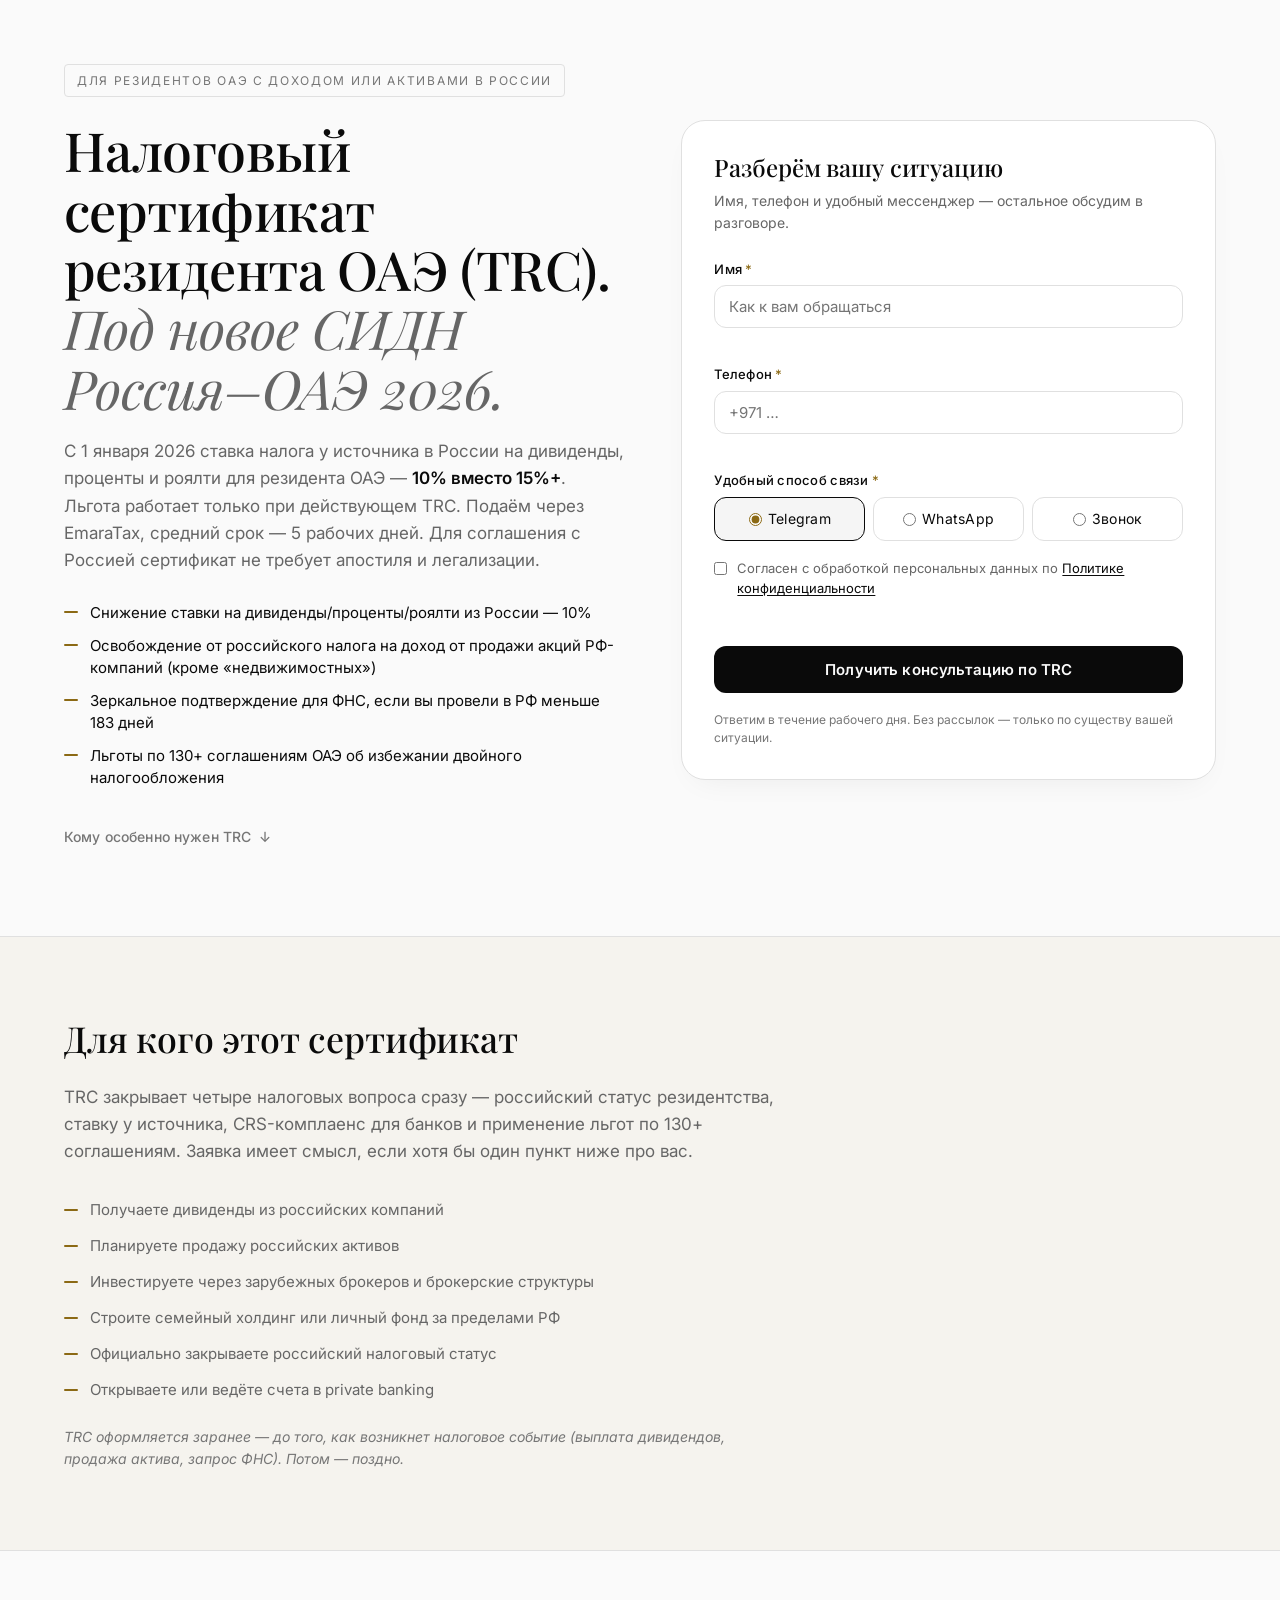
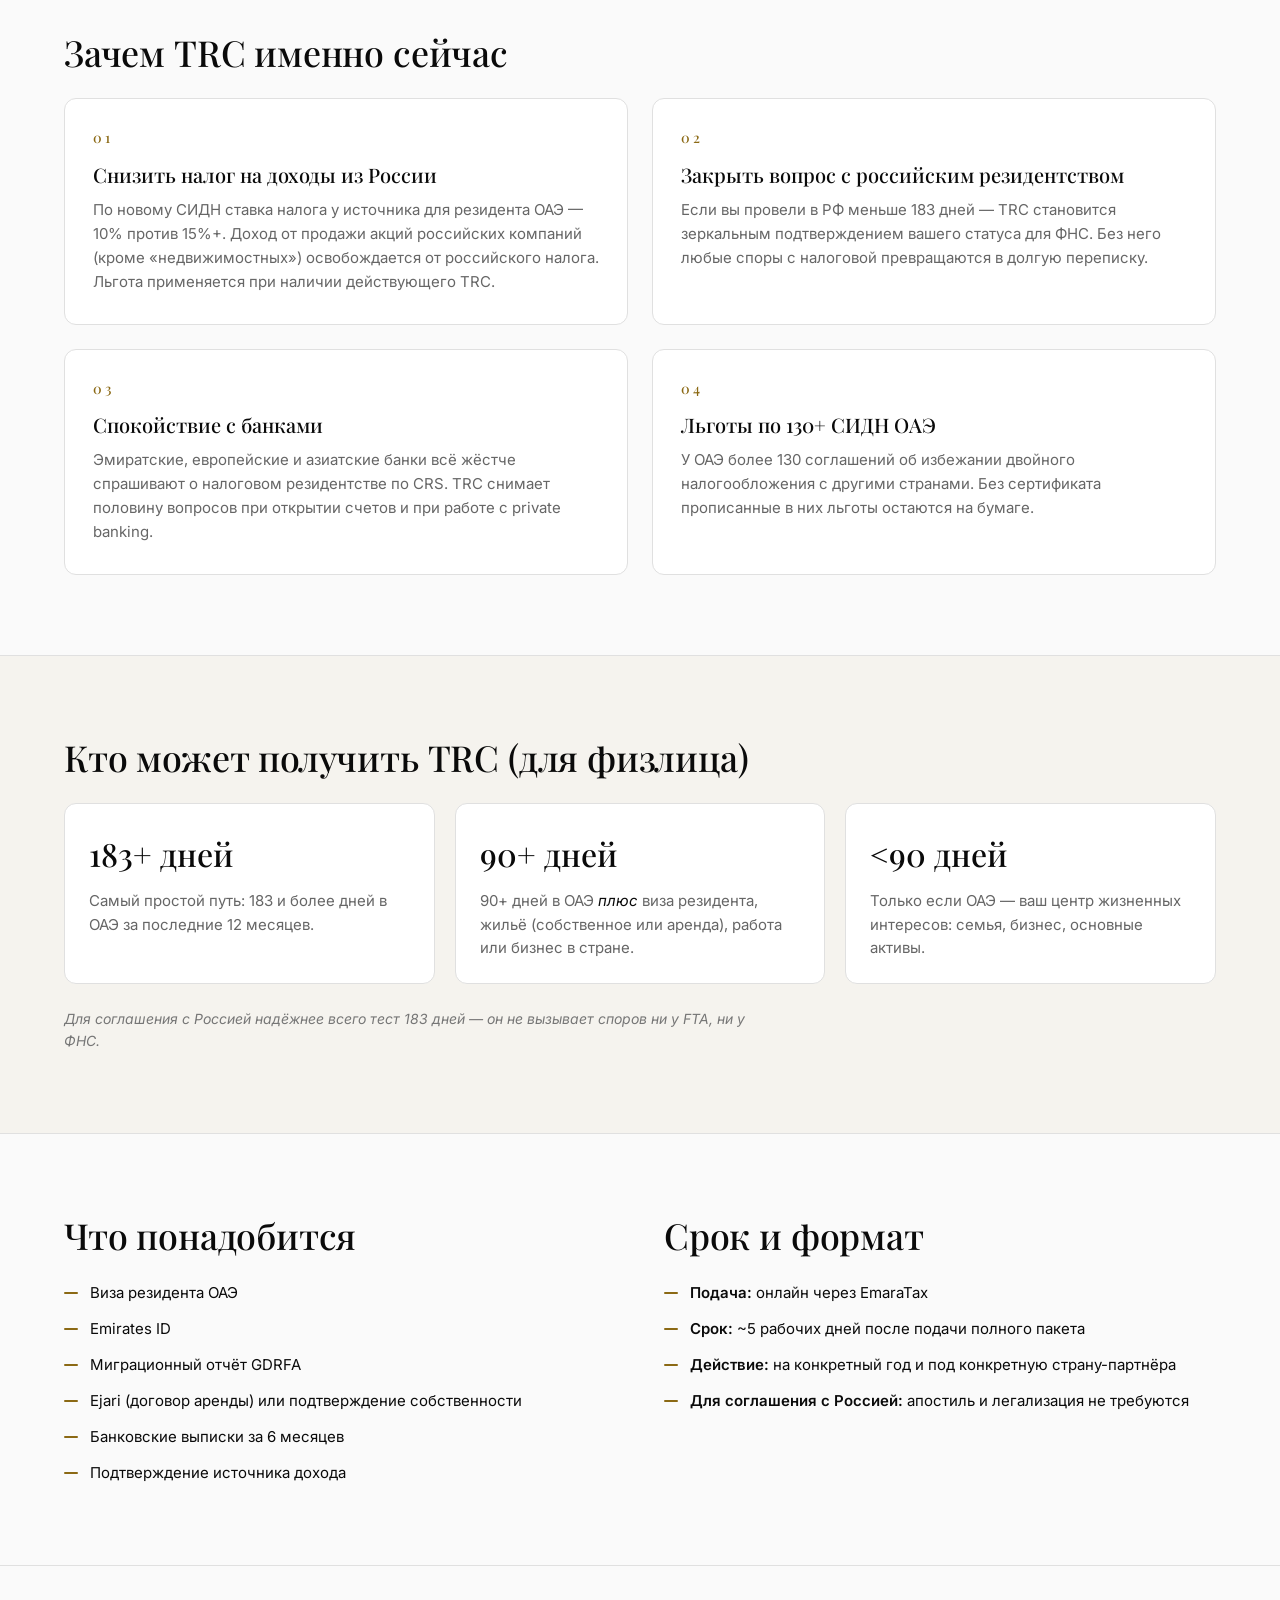
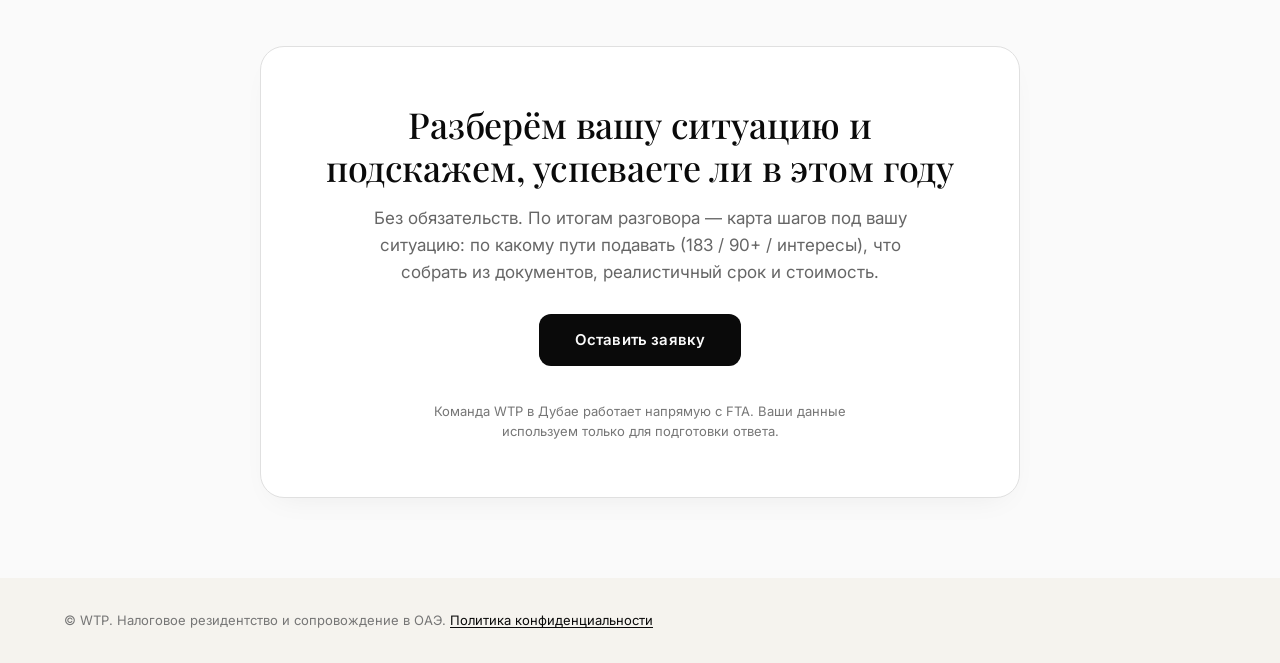
<file: index.html>
<!doctype html>
<html lang="ru">
<head>
    <meta charset="utf-8" />
    <meta name="viewport" content="width=device-width, initial-scale=1, maximum-scale=5" />
    <meta name="theme-color" content="#FAFAFA" />

    <title>Налоговый сертификат резидента ОАЭ (TRC) — оформление под СИДН 2026</title>
    <meta name="description" content="Оформление TRC от FTA ОАЭ под новое СИДН Россия–ОАЭ 2026: ставка 10% вместо 15%+, требования и пакет документов. Срок подачи ~5 рабочих дней. Апостиль не нужен." />
    <meta name="keywords" content="TRC ОАЭ, налоговый сертификат резидента ОАЭ, FTA, СИДН Россия ОАЭ 2026, налоговое резидентство, дивиденды, ФНС" />

    <meta property="og:type" content="website" />
    <meta property="og:title" content="Налоговый сертификат резидента ОАЭ (TRC) — под СИДН 2026" />
    <meta property="og:description" content="Ставка налога у источника на дивиденды/проценты/роялти из России для резидента ОАЭ — 10% вместо 15%+. Льгота работает только при действующем TRC." />
    <meta property="og:url" content="https://trc.wtp.ae/" />
    <meta property="og:image" content="https://trc.wtp.ae/public/og-image.png" />

    <meta name="twitter:card" content="summary_large_image" />
    <meta name="twitter:title" content="TRC ОАЭ — под СИДН Россия–ОАЭ 2026" />
    <meta name="twitter:description" content="10% вместо 15%+ на доходы из РФ при действующем TRC. Срок подачи ~5 рабочих дней." />
    <meta name="twitter:image" content="https://trc.wtp.ae/public/og-image.png" />

    <link rel="icon" href="public/favicon.svg" type="image/svg+xml" />
    <link rel="alternate icon" href="public/favicon.ico" />

    <link rel="preconnect" href="https://fonts.googleapis.com" />
    <link rel="preconnect" href="https://fonts.gstatic.com" crossorigin />
    <link href="https://fonts.googleapis.com/css2?family=Inter:wght@400;500;600;700&family=Playfair+Display:ital,wght@0,500;1,500&display=swap" rel="stylesheet" />

    <link rel="stylesheet" href="styles.css" />
</head>
<body>
    <!-- HERO -->
    <section class="hero">
        <div class="container">
            <div class="hero-grid">
                <div class="hero-copy">
                    <span class="eyebrow">Для резидентов ОАЭ с доходом или активами в России</span>
                    <h1>
                        Налоговый сертификат резидента ОАЭ (TRC).<br />
                        <em>Под новое СИДН Россия–ОАЭ 2026.</em>
                    </h1>
                    <p class="subhead">
                        С 1 января 2026 ставка налога у источника в России на дивиденды,
                        проценты и роялти для резидента ОАЭ — <strong>10% вместо 15%+</strong>.
                        Льгота работает только при действующем TRC. Подаём через EmaraTax,
                        средний срок — 5 рабочих дней. Для соглашения с Россией сертификат
                        не требует апостиля и легализации.
                    </p>
                    <ul class="hero-bullets">
                        <li>Снижение ставки на дивиденды/проценты/роялти из России — 10%</li>
                        <li>Освобождение от российского налога на доход от продажи акций РФ-компаний (кроме «недвижимостных»)</li>
                        <li>Зеркальное подтверждение для ФНС, если вы провели в РФ меньше 183 дней</li>
                        <li>Льготы по 130+ соглашениям ОАЭ об избежании двойного налогообложения</li>
                    </ul>
                    <a href="#audience" class="hero-scroll-hint">
                        Кому особенно нужен TRC <span aria-hidden="true">↓</span>
                    </a>
                </div>

                <aside class="hero-form-wrap" id="lead-form">
                    <div class="form-card">
                        <h2 class="form-title">Разберём вашу ситуацию</h2>
                        <p class="form-sub">
                            Имя, телефон и удобный мессенджер — остальное обсудим в разговоре.
                        </p>

                        <form id="trc-form" data-trc-form novalidate>
                            <input type="text" name="website" class="honeypot" tabindex="-1" autocomplete="off" aria-hidden="true" />

                            <div class="form-field">
                                <label for="name">Имя <span class="required">*</span></label>
                                <input type="text" id="name" name="name" autocomplete="given-name" placeholder="Как к вам обращаться" required minlength="2" maxlength="100" />
                                <span class="form-error" data-error="name"></span>
                            </div>

                            <div class="form-field">
                                <label for="phone">Телефон <span class="required">*</span></label>
                                <input type="tel" id="phone" name="phone" autocomplete="tel" inputmode="tel" placeholder="+971 …" required minlength="7" maxlength="20" />
                                <span class="form-error" data-error="phone"></span>
                            </div>

                            <div class="form-field">
                                <span class="form-label-group">Удобный способ связи <span class="required">*</span></span>
                                <div class="messenger-group" role="radiogroup" aria-label="Способ связи">
                                    <label class="messenger-option">
                                        <input type="radio" name="messenger" value="telegram" checked />
                                        <span>Telegram</span>
                                    </label>
                                    <label class="messenger-option">
                                        <input type="radio" name="messenger" value="whatsapp" />
                                        <span>WhatsApp</span>
                                    </label>
                                    <label class="messenger-option">
                                        <input type="radio" name="messenger" value="phone" />
                                        <span>Звонок</span>
                                    </label>
                                </div>
                            </div>

                            <label class="consent">
                                <input type="checkbox" name="consent" required />
                                <span>Согласен с обработкой персональных данных по <a href="privacy.html">Политике конфиденциальности</a></span>
                            </label>
                            <span class="form-error" data-error="consent"></span>

                            <div class="form-alert form-alert--success" data-alert="success" hidden>
                                Заявка получена. Свяжемся с вами в ближайшее рабочее время.
                            </div>
                            <div class="form-alert form-alert--error" data-alert="error" hidden>
                                Не удалось отправить заявку. Напишите нам в Telegram <a href="https://t.me/ivanborodach">@ivanborodach</a>.
                            </div>

                            <button type="submit" class="btn submit-btn">
                                <span class="btn-label">Получить консультацию по TRC</span>
                                <span class="btn-spinner" hidden>Отправляем…</span>
                            </button>
                            <p class="form-footnote">
                                Ответим в течение рабочего дня. Без рассылок — только по существу вашей ситуации.
                            </p>
                        </form>
                    </div>
                </aside>
            </div>
        </div>
    </section>

    <!-- AUDIENCE: For whom (moved up — answers "is this for me?") -->
    <section class="section section--alt" id="audience">
        <div class="container">
            <h2>Для кого этот сертификат</h2>
            <p class="section-lede">
                TRC закрывает четыре налоговых вопроса сразу — российский статус резидентства,
                ставку у источника, CRS-комплаенс для банков и применение льгот по 130+ соглашениям.
                Заявка имеет смысл, если хотя бы один пункт ниже про вас.
            </p>
            <ul class="profiles">
                <li>Получаете дивиденды из российских компаний</li>
                <li>Планируете продажу российских активов</li>
                <li>Инвестируете через зарубежных брокеров и брокерские структуры</li>
                <li>Строите семейный холдинг или личный фонд за пределами РФ</li>
                <li>Официально закрываете российский налоговый статус</li>
                <li>Открываете или ведёте счета в private banking</li>
            </ul>
            <p class="note">
                TRC оформляется заранее — <em>до</em> того, как возникнет налоговое событие
                (выплата дивидендов, продажа актива, запрос ФНС). Потом — поздно.
            </p>
        </div>
    </section>

    <!-- WHY NOW -->
    <section class="section">
        <div class="container">
            <h2>Зачем TRC именно сейчас</h2>
            <div class="reasons">
                <article class="reason">
                    <div class="reason-num">01</div>
                    <h3>Снизить налог на доходы из России</h3>
                    <p>
                        По новому СИДН ставка налога у источника для резидента ОАЭ — 10% против 15%+.
                        Доход от продажи акций российских компаний (кроме «недвижимостных») освобождается
                        от российского налога. Льгота применяется при наличии действующего TRC.
                    </p>
                </article>
                <article class="reason">
                    <div class="reason-num">02</div>
                    <h3>Закрыть вопрос с российским резидентством</h3>
                    <p>
                        Если вы провели в РФ меньше 183 дней — TRC становится зеркальным подтверждением
                        вашего статуса для ФНС. Без него любые споры с налоговой превращаются
                        в долгую переписку.
                    </p>
                </article>
                <article class="reason">
                    <div class="reason-num">03</div>
                    <h3>Спокойствие с банками</h3>
                    <p>
                        Эмиратские, европейские и азиатские банки всё жёстче спрашивают
                        о налоговом резидентстве по CRS. TRC снимает половину вопросов при открытии
                        счетов и при работе с private banking.
                    </p>
                </article>
                <article class="reason">
                    <div class="reason-num">04</div>
                    <h3>Льготы по 130+ СИДН ОАЭ</h3>
                    <p>
                        У ОАЭ более 130 соглашений об избежании двойного налогообложения с другими
                        странами. Без сертификата прописанные в них льготы остаются на бумаге.
                    </p>
                </article>
            </div>
        </div>
    </section>

    <!-- WHO CAN GET -->
    <section class="section section--alt">
        <div class="container">
            <h2>Кто может получить TRC (для физлица)</h2>
            <div class="paths">
                <article class="path">
                    <div class="path-stat">183+ дней</div>
                    <p>Самый простой путь: 183 и более дней в ОАЭ за последние 12 месяцев.</p>
                </article>
                <article class="path">
                    <div class="path-stat">90+ дней</div>
                    <p>90+ дней в ОАЭ <em>плюс</em> виза резидента, жильё (собственное или аренда), работа или бизнес в стране.</p>
                </article>
                <article class="path">
                    <div class="path-stat">&lt;90 дней</div>
                    <p>Только если ОАЭ — ваш центр жизненных интересов: семья, бизнес, основные активы.</p>
                </article>
            </div>
            <p class="note">
                Для соглашения с Россией надёжнее всего тест 183 дней — он не вызывает споров
                ни у FTA, ни у ФНС.
            </p>
        </div>
    </section>

    <!-- WHAT'S NEEDED -->
    <section class="section">
        <div class="container">
            <div class="twocol">
                <div>
                    <h2>Что понадобится</h2>
                    <ul class="doclist">
                        <li>Виза резидента ОАЭ</li>
                        <li>Emirates ID</li>
                        <li>Миграционный отчёт GDRFA</li>
                        <li>Ejari (договор аренды) или подтверждение собственности</li>
                        <li>Банковские выписки за 6 месяцев</li>
                        <li>Подтверждение источника дохода</li>
                    </ul>
                </div>
                <div>
                    <h2>Срок и формат</h2>
                    <ul class="process">
                        <li><strong>Подача:</strong> онлайн через EmaraTax</li>
                        <li><strong>Срок:</strong> ~5 рабочих дней после подачи полного пакета</li>
                        <li><strong>Действие:</strong> на конкретный год и под конкретную страну-партнёра</li>
                        <li><strong>Для соглашения с Россией:</strong> апостиль и легализация не требуются</li>
                    </ul>
                </div>
            </div>
        </div>
    </section>

    <!-- FINAL CTA -->
    <section class="section cta-section">
        <div class="container">
            <div class="cta-card">
                <h2>Разберём вашу ситуацию и подскажем, успеваете ли в этом году</h2>
                <p class="cta-lede">
                    Без обязательств. По итогам разговора — карта шагов под вашу ситуацию:
                    по какому пути подавать (183 / 90+ / интересы), что собрать из документов,
                    реалистичный срок и стоимость.
                </p>

                <!-- Desktop: scroll button (form is sticky in hero) -->
                <div class="cta-button-wrap">
                    <a href="#lead-form" class="btn cta-btn">Оставить заявку</a>
                </div>

                <!-- Mobile: full form here (hero form is hidden on mobile) -->
                <div class="cta-form-wrap">
                    <form id="trc-form-mobile" data-trc-form novalidate>
                        <input type="text" name="website" class="honeypot" tabindex="-1" autocomplete="off" aria-hidden="true" />

                        <div class="form-field">
                            <label for="name-m">Имя <span class="required">*</span></label>
                            <input type="text" id="name-m" name="name" autocomplete="given-name" placeholder="Как к вам обращаться" required minlength="2" maxlength="100" />
                            <span class="form-error" data-error="name"></span>
                        </div>

                        <div class="form-field">
                            <label for="phone-m">Телефон <span class="required">*</span></label>
                            <input type="tel" id="phone-m" name="phone" autocomplete="tel" inputmode="tel" placeholder="+971 …" required minlength="7" maxlength="20" />
                            <span class="form-error" data-error="phone"></span>
                        </div>

                        <div class="form-field">
                            <span class="form-label-group">Удобный способ связи <span class="required">*</span></span>
                            <div class="messenger-group" role="radiogroup" aria-label="Способ связи">
                                <label class="messenger-option">
                                    <input type="radio" name="messenger" value="telegram" checked />
                                    <span>Telegram</span>
                                </label>
                                <label class="messenger-option">
                                    <input type="radio" name="messenger" value="whatsapp" />
                                    <span>WhatsApp</span>
                                </label>
                                <label class="messenger-option">
                                    <input type="radio" name="messenger" value="phone" />
                                    <span>Звонок</span>
                                </label>
                            </div>
                        </div>

                        <label class="consent">
                            <input type="checkbox" name="consent" required />
                            <span>Согласен с обработкой персональных данных по <a href="privacy.html">Политике конфиденциальности</a></span>
                        </label>
                        <span class="form-error" data-error="consent"></span>

                        <div class="form-alert form-alert--success" data-alert="success" hidden>
                            Заявка получена. Свяжемся с вами в ближайшее рабочее время.
                        </div>
                        <div class="form-alert form-alert--error" data-alert="error" hidden>
                            Не удалось отправить заявку. Напишите нам в Telegram <a href="https://t.me/ivanborodach">@ivanborodach</a>.
                        </div>

                        <button type="submit" class="btn submit-btn">
                            <span class="btn-label">Получить консультацию по TRC</span>
                            <span class="btn-spinner" hidden>Отправляем…</span>
                        </button>
                    </form>
                </div>

                <p class="cta-footnote">
                    Команда WTP в Дубае работает напрямую с FTA. Ваши данные используем только
                    для подготовки ответа.
                </p>
            </div>
        </div>
    </section>

    <footer class="footer">
        <div class="container">
            <p>© WTP. Налоговое резидентство и сопровождение в ОАЭ. <a href="privacy.html">Политика конфиденциальности</a></p>
        </div>
    </footer>

    <script src="form.js" defer></script>
</body>
</html>
</file>
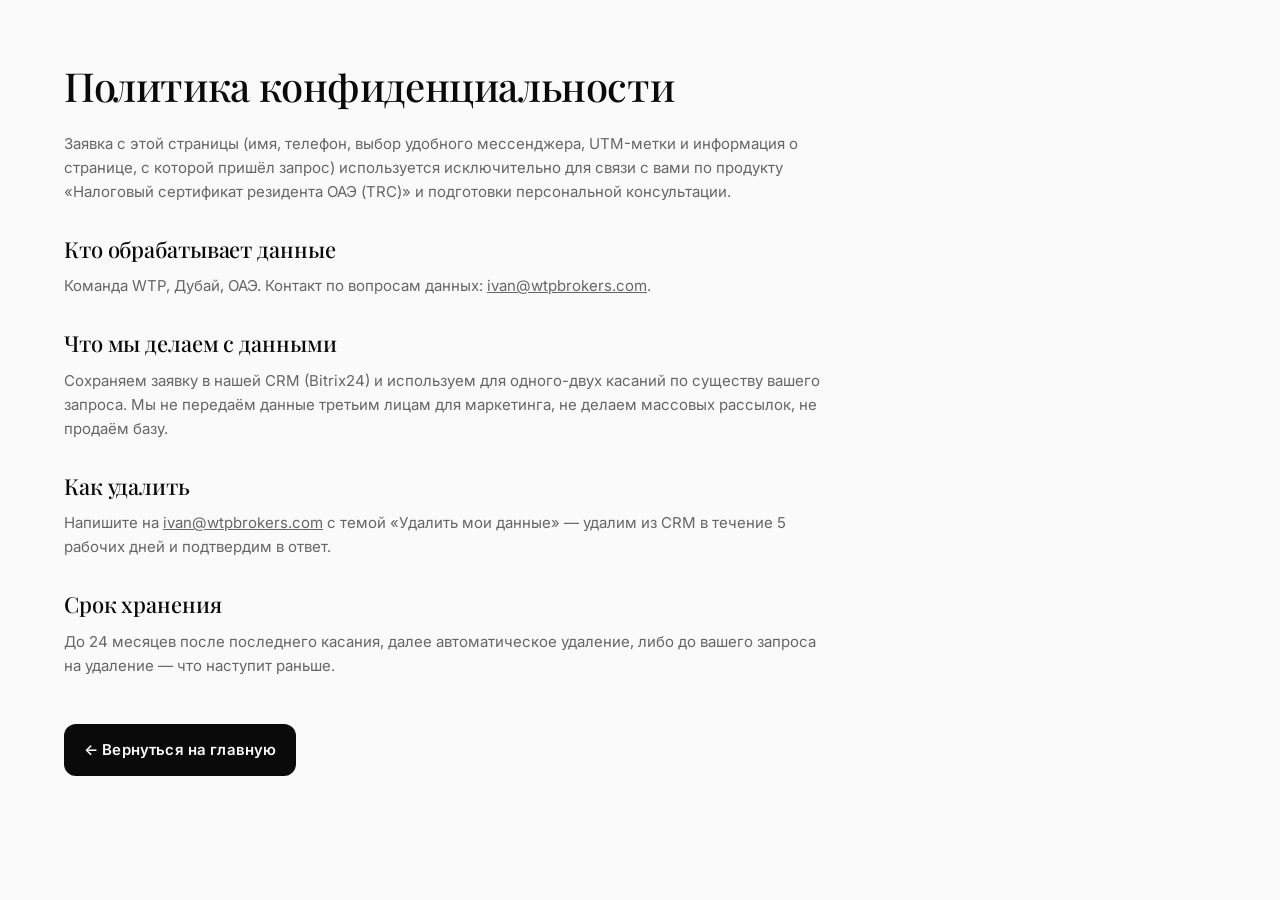
<file: privacy.html>
<!doctype html>
<html lang="ru">
<head>
    <meta charset="utf-8" />
    <meta name="viewport" content="width=device-width, initial-scale=1" />
    <title>Политика конфиденциальности — TRC Landing</title>
    <meta name="robots" content="noindex" />
    <link rel="icon" href="public/favicon.svg" type="image/svg+xml" />
    <link rel="preconnect" href="https://fonts.googleapis.com" />
    <link rel="preconnect" href="https://fonts.gstatic.com" crossorigin />
    <link href="https://fonts.googleapis.com/css2?family=Inter:wght@400;500;600&family=Playfair+Display:ital,wght@0,500;1,500&display=swap" rel="stylesheet" />
    <link rel="stylesheet" href="styles.css" />
    <style>
        .legal { padding: 64px 0 80px; }
        .legal h1 { font-size: clamp(28px, 3.5vw, 40px); margin-bottom: 24px; }
        .legal h2 { font-size: 22px; margin: 32px 0 12px; }
        .legal p { margin-bottom: 14px; max-width: 760px; color: var(--text-secondary); }
        .legal a.back { display: inline-block; margin-top: 32px; }
    </style>
</head>
<body>
    <main class="legal">
        <div class="container">
            <h1>Политика конфиденциальности</h1>
            <p>
                Заявка с этой страницы (имя, телефон, выбор удобного мессенджера, UTM-метки и
                информация о странице, с которой пришёл запрос) используется исключительно
                для связи с вами по продукту «Налоговый сертификат резидента ОАЭ (TRC)»
                и подготовки персональной консультации.
            </p>

            <h2>Кто обрабатывает данные</h2>
            <p>
                Команда WTP, Дубай, ОАЭ. Контакт по вопросам данных:
                <a href="mailto:ivan@wtpbrokers.com">ivan@wtpbrokers.com</a>.
            </p>

            <h2>Что мы делаем с данными</h2>
            <p>
                Сохраняем заявку в нашей CRM (Bitrix24) и используем для одного-двух
                касаний по существу вашего запроса. Мы не передаём данные третьим лицам
                для маркетинга, не делаем массовых рассылок, не продаём базу.
            </p>

            <h2>Как удалить</h2>
            <p>
                Напишите на <a href="mailto:ivan@wtpbrokers.com">ivan@wtpbrokers.com</a>
                с темой «Удалить мои данные» — удалим из CRM в течение 5 рабочих дней
                и подтвердим в ответ.
            </p>

            <h2>Срок хранения</h2>
            <p>
                До 24 месяцев после последнего касания, далее автоматическое удаление,
                либо до вашего запроса на удаление — что наступит раньше.
            </p>

            <a href="./" class="btn back">← Вернуться на главную</a>
        </div>
    </main>
</body>
</html>
</file>
<file: styles.css>
/* ====== Tokens (mirrors WTP cream brand) ====== */
:root {
    --bg-body: #FAFAFA;
    --bg-card: #FFFFFF;
    --bg-card-hover: #F5F5F5;
    --bg-alt: #F5F3EE;
    --text-primary: #0A0A0A;
    --text-secondary: #666666;
    --text-tertiary: #767676;
    --border-subtle: #E0E0E0;
    --accent: #8B6914;

    --font-serif: 'Playfair Display', Georgia, serif;
    --font-sans: 'Inter', -apple-system, BlinkMacSystemFont, 'Segoe UI', sans-serif;

    --radius-lg: 24px;
    --radius-md: 12px;
    --radius-sm: 4px;
    --container-max: 1200px;
}

* {
    box-sizing: border-box;
    margin: 0;
    padding: 0;
}

html { overflow-x: hidden; }

body {
    background-color: var(--bg-body);
    color: var(--text-primary);
    font-family: var(--font-sans);
    font-size: 15px;
    line-height: 1.6;
    -webkit-font-smoothing: antialiased;
    overflow-x: hidden;
}

a { color: inherit; }

.container {
    max-width: var(--container-max);
    margin: 0 auto;
    padding: 0 24px;
}

/* ====== Typography ====== */
h1 {
    font-family: var(--font-serif);
    font-size: clamp(32px, 4.6vw, 54px);
    line-height: 1.1;
    font-weight: 500;
    margin-bottom: 20px;
    letter-spacing: -0.01em;
}

h1 em {
    font-style: italic;
    color: var(--text-secondary);
    font-weight: 400;
}

h2 {
    font-family: var(--font-serif);
    font-size: clamp(24px, 2.8vw, 36px);
    line-height: 1.2;
    font-weight: 500;
    margin-bottom: 24px;
    letter-spacing: -0.005em;
}

h3 {
    font-family: var(--font-serif);
    font-size: 20px;
    line-height: 1.3;
    font-weight: 500;
    margin-bottom: 10px;
}

p { line-height: 1.6; }

.eyebrow {
    display: inline-block;
    font-size: 12px;
    letter-spacing: 0.14em;
    text-transform: uppercase;
    color: var(--text-tertiary);
    padding: 6px 12px;
    border: 1px solid var(--border-subtle);
    border-radius: var(--radius-sm);
    margin-bottom: 24px;
}

.subhead {
    font-size: 17px;
    color: var(--text-secondary);
    max-width: 620px;
    margin-bottom: 28px;
}

.subhead strong {
    color: var(--text-primary);
    font-weight: 600;
}

/* ====== Hero ====== */
.hero {
    padding: 64px 0 80px;
    border-bottom: 1px solid var(--border-subtle);
}

.hero-grid {
    display: grid;
    grid-template-columns: minmax(0, 1.05fr) minmax(0, 1fr);
    gap: 56px;
    align-items: start;
}

.hero-copy { min-width: 0; }

.hero-bullets {
    list-style: none;
    display: grid;
    gap: 10px;
}

.hero-bullets li {
    position: relative;
    padding-left: 26px;
    font-size: 15px;
    line-height: 1.5;
}

.hero-bullets li::before {
    content: '';
    position: absolute;
    left: 0;
    top: 9px;
    width: 14px;
    height: 2px;
    background: var(--accent);
    border-radius: 2px;
}

.hero-scroll-hint {
    display: inline-flex;
    align-items: center;
    gap: 8px;
    margin-top: 28px;
    padding: 8px 0;
    font-size: 14px;
    font-weight: 500;
    color: var(--text-tertiary);
    text-decoration: none;
    letter-spacing: 0.01em;
    transition: color 0.2s ease;
}

.hero-scroll-hint:hover {
    color: var(--text-primary);
}

.hero-scroll-hint span {
    transition: transform 0.2s ease;
    display: inline-block;
}

.hero-scroll-hint:hover span {
    transform: translateY(2px);
}

/* ====== Form card ====== */
.hero-form-wrap {
    position: sticky;
    top: 24px;
    min-width: 0;
    /* Align form heading with H1 baseline (eyebrow ~36px + 24px margin) */
    padding-top: 56px;
}

.form-card {
    background: var(--bg-card);
    border: 1px solid var(--border-subtle);
    border-radius: var(--radius-lg);
    padding: 32px;
    box-shadow: 0 12px 32px -16px rgba(10, 10, 10, 0.08);
}

.form-title {
    font-family: var(--font-serif);
    font-size: 24px;
    font-weight: 500;
    margin-bottom: 8px;
}

.form-sub {
    font-size: 14px;
    color: var(--text-secondary);
    margin-bottom: 24px;
}

form { display: grid; gap: 18px; }

.form-field { display: grid; gap: 6px; }

label, .form-label-group {
    font-size: 13px;
    font-weight: 500;
    color: var(--text-primary);
    letter-spacing: 0.02em;
}

.required { color: var(--accent); }

input[type="text"],
input[type="tel"],
input[type="email"] {
    width: 100%;
    padding: 11px 14px;
    font-family: var(--font-sans);
    font-size: 15px;
    color: var(--text-primary);
    background: var(--bg-card);
    border: 1px solid var(--border-subtle);
    border-radius: var(--radius-md);
    transition: border-color 0.15s ease, box-shadow 0.15s ease;
}

input[type="text"]:focus,
input[type="tel"]:focus,
input[type="email"]:focus {
    outline: none;
    border-color: var(--text-primary);
    box-shadow: 0 0 0 3px rgba(10, 10, 10, 0.06);
}

input.error {
    border-color: #B33A3A;
    background: #FBF6F6;
}

.honeypot {
    position: absolute !important;
    left: -9999px !important;
    width: 1px !important;
    height: 1px !important;
    opacity: 0 !important;
    pointer-events: none !important;
}

.messenger-group {
    display: grid;
    grid-template-columns: repeat(3, 1fr);
    gap: 8px;
}

.messenger-option {
    display: flex;
    align-items: center;
    justify-content: center;
    gap: 6px;
    padding: 10px 8px;
    border: 1px solid var(--border-subtle);
    border-radius: var(--radius-md);
    background: var(--bg-card);
    cursor: pointer;
    font-size: 14px;
    font-weight: 400;
    transition: border-color 0.15s ease, background 0.15s ease;
}

.messenger-option:hover { border-color: var(--text-primary); }
.messenger-option input[type="radio"] { accent-color: var(--accent); margin: 0; }
.messenger-option:has(input:checked) {
    border-color: var(--text-primary);
    background: var(--bg-card-hover);
}

.consent {
    display: flex;
    align-items: flex-start;
    gap: 10px;
    font-size: 13px;
    line-height: 1.5;
    color: var(--text-secondary);
    cursor: pointer;
    font-weight: 400;
    letter-spacing: 0;
}

.consent input[type="checkbox"] {
    margin-top: 3px;
    accent-color: var(--accent);
}

.consent a {
    color: var(--text-primary);
    text-decoration: underline;
    text-underline-offset: 2px;
}

.btn {
    display: inline-block;
    background: var(--text-primary);
    color: #FAFAFA;
    border: none;
    padding: 14px 20px;
    font-family: var(--font-sans);
    font-size: 15px;
    font-weight: 600;
    letter-spacing: 0.01em;
    border-radius: var(--radius-md);
    cursor: pointer;
    text-decoration: none;
    text-align: center;
    transition: background 0.15s ease, transform 0.1s ease;
}

.btn:hover { background: #1A1A1A; }
.btn:active { transform: translateY(1px); }

.submit-btn {
    width: 100%;
    padding: 14px 20px;
}

.submit-btn:disabled {
    opacity: 0.55;
    cursor: not-allowed;
}

.form-footnote {
    font-size: 12px;
    color: var(--text-tertiary);
    line-height: 1.5;
}

.form-error {
    font-size: 12px;
    color: #B33A3A;
    min-height: 1em;
    line-height: 1.4;
}

.form-alert {
    padding: 12px 14px;
    border-radius: var(--radius-md);
    font-size: 14px;
    line-height: 1.5;
}

.form-alert--success {
    background: #F2F8F3;
    color: #1F5230;
    border: 1px solid #C9E2D1;
}

.form-alert--error {
    background: #FBF1F1;
    color: #7A1F1F;
    border: 1px solid #E6C9C9;
}

.form-alert a { text-decoration: underline; }

/* ====== Sections ====== */
.section {
    padding: 80px 0;
    border-bottom: 1px solid var(--border-subtle);
}

.section--alt { background: var(--bg-alt); }

.section-lede {
    font-size: 17px;
    color: var(--text-secondary);
    max-width: 720px;
    margin-bottom: 32px;
}

.note {
    font-size: 14px;
    color: var(--text-tertiary);
    max-width: 720px;
    margin-top: 24px;
    font-style: italic;
}

/* WHY NOW reasons */
.reasons {
    display: grid;
    grid-template-columns: repeat(2, minmax(0, 1fr));
    gap: 24px;
}

.reason {
    background: var(--bg-card);
    border: 1px solid var(--border-subtle);
    border-radius: var(--radius-md);
    padding: 28px 28px 30px;
    transition: border-color 0.2s ease, transform 0.2s ease;
}

.reason:hover {
    border-color: var(--text-primary);
    transform: translateY(-2px);
}

.reason-num {
    font-family: var(--font-serif);
    font-size: 14px;
    letter-spacing: 0.18em;
    color: var(--accent);
    margin-bottom: 12px;
    font-weight: 500;
}

.reason p {
    font-size: 15px;
    color: var(--text-secondary);
}

/* WHO CAN GET paths */
.paths {
    display: grid;
    grid-template-columns: repeat(3, minmax(0, 1fr));
    gap: 20px;
}

.path {
    background: var(--bg-card);
    border: 1px solid var(--border-subtle);
    border-radius: var(--radius-md);
    padding: 24px;
}

.path-stat {
    font-family: var(--font-serif);
    font-size: 32px;
    font-weight: 500;
    margin-bottom: 10px;
}

.path p {
    font-size: 15px;
    line-height: 1.55;
    color: var(--text-secondary);
}

.path p em {
    font-style: italic;
    color: var(--text-primary);
}

/* TWO-COL: docs + process */
.twocol {
    display: grid;
    grid-template-columns: repeat(2, minmax(0, 1fr));
    gap: 48px;
}

.doclist,
.process,
.profiles {
    list-style: none;
    display: grid;
    gap: 12px;
}

.doclist li,
.process li,
.profiles li {
    position: relative;
    padding-left: 26px;
    font-size: 15px;
    line-height: 1.6;
}

.doclist li::before,
.process li::before,
.profiles li::before {
    content: '';
    position: absolute;
    left: 0;
    top: 11px;
    width: 14px;
    height: 2px;
    background: var(--accent);
    border-radius: 2px;
}

.process li strong { font-weight: 600; }
.profiles li { color: var(--text-secondary); }

/* FINAL CTA */
.cta-section { background: var(--bg-body); border-bottom: none; }

.cta-card {
    background: var(--bg-card);
    border: 1px solid var(--border-subtle);
    border-radius: var(--radius-lg);
    padding: 56px 48px;
    text-align: center;
    max-width: 760px;
    margin: 0 auto;
    box-shadow: 0 12px 32px -16px rgba(10, 10, 10, 0.08);
}

.cta-card h2 { margin-bottom: 16px; }

.cta-lede {
    font-size: 17px;
    color: var(--text-secondary);
    max-width: 580px;
    margin: 0 auto 28px;
}

.cta-btn {
    padding: 14px 36px;
    margin-bottom: 18px;
}

/* Final-CTA: desktop shows button (form is sticky in hero), mobile shows full form */
.cta-button-wrap { display: block; margin-bottom: 18px; }
.cta-form-wrap { display: none; }

.cta-form-wrap {
    text-align: left;
    margin: 8px auto 24px;
    max-width: 520px;
}

.cta-form-wrap form {
    display: grid;
    gap: 16px;
}

.cta-form-wrap .submit-btn { width: 100%; }

.cta-footnote {
    font-size: 13px;
    color: var(--text-tertiary);
    line-height: 1.5;
    max-width: 460px;
    margin: 0 auto;
}

/* Footer */
.footer {
    padding: 32px 0;
    background: #F5F3EE;
    color: var(--text-tertiary);
    font-size: 13px;
}

.footer a {
    color: var(--text-primary);
    text-decoration: underline;
    text-underline-offset: 2px;
}

/* ====== Responsive ====== */
@media (max-width: 960px) {
    .hero { padding: 40px 0 48px; }

    .hero-grid {
        grid-template-columns: 1fr;
        gap: 0;
    }

    /* Hero form is hidden on mobile — full form lives in Final CTA so the
       page reads content-first, then form at the bottom (per stakeholder UX). */
    .hero-form-wrap { display: none; }

    .hero-scroll-hint { display: none; }

    .form-card { padding: 24px; }

    .section { padding: 56px 0; }

    .reasons,
    .paths,
    .twocol {
        grid-template-columns: 1fr;
        gap: 16px;
    }

    .twocol { gap: 32px; }

    .cta-card { padding: 40px 24px; }

    /* On mobile: swap CTA button for the in-card form */
    .cta-button-wrap { display: none; }
    .cta-form-wrap { display: block; }
}

@media (max-width: 480px) {
    .container { padding: 0 16px; }
    .messenger-group { grid-template-columns: 1fr; }
    .form-card { padding: 20px; }
}
</file>
